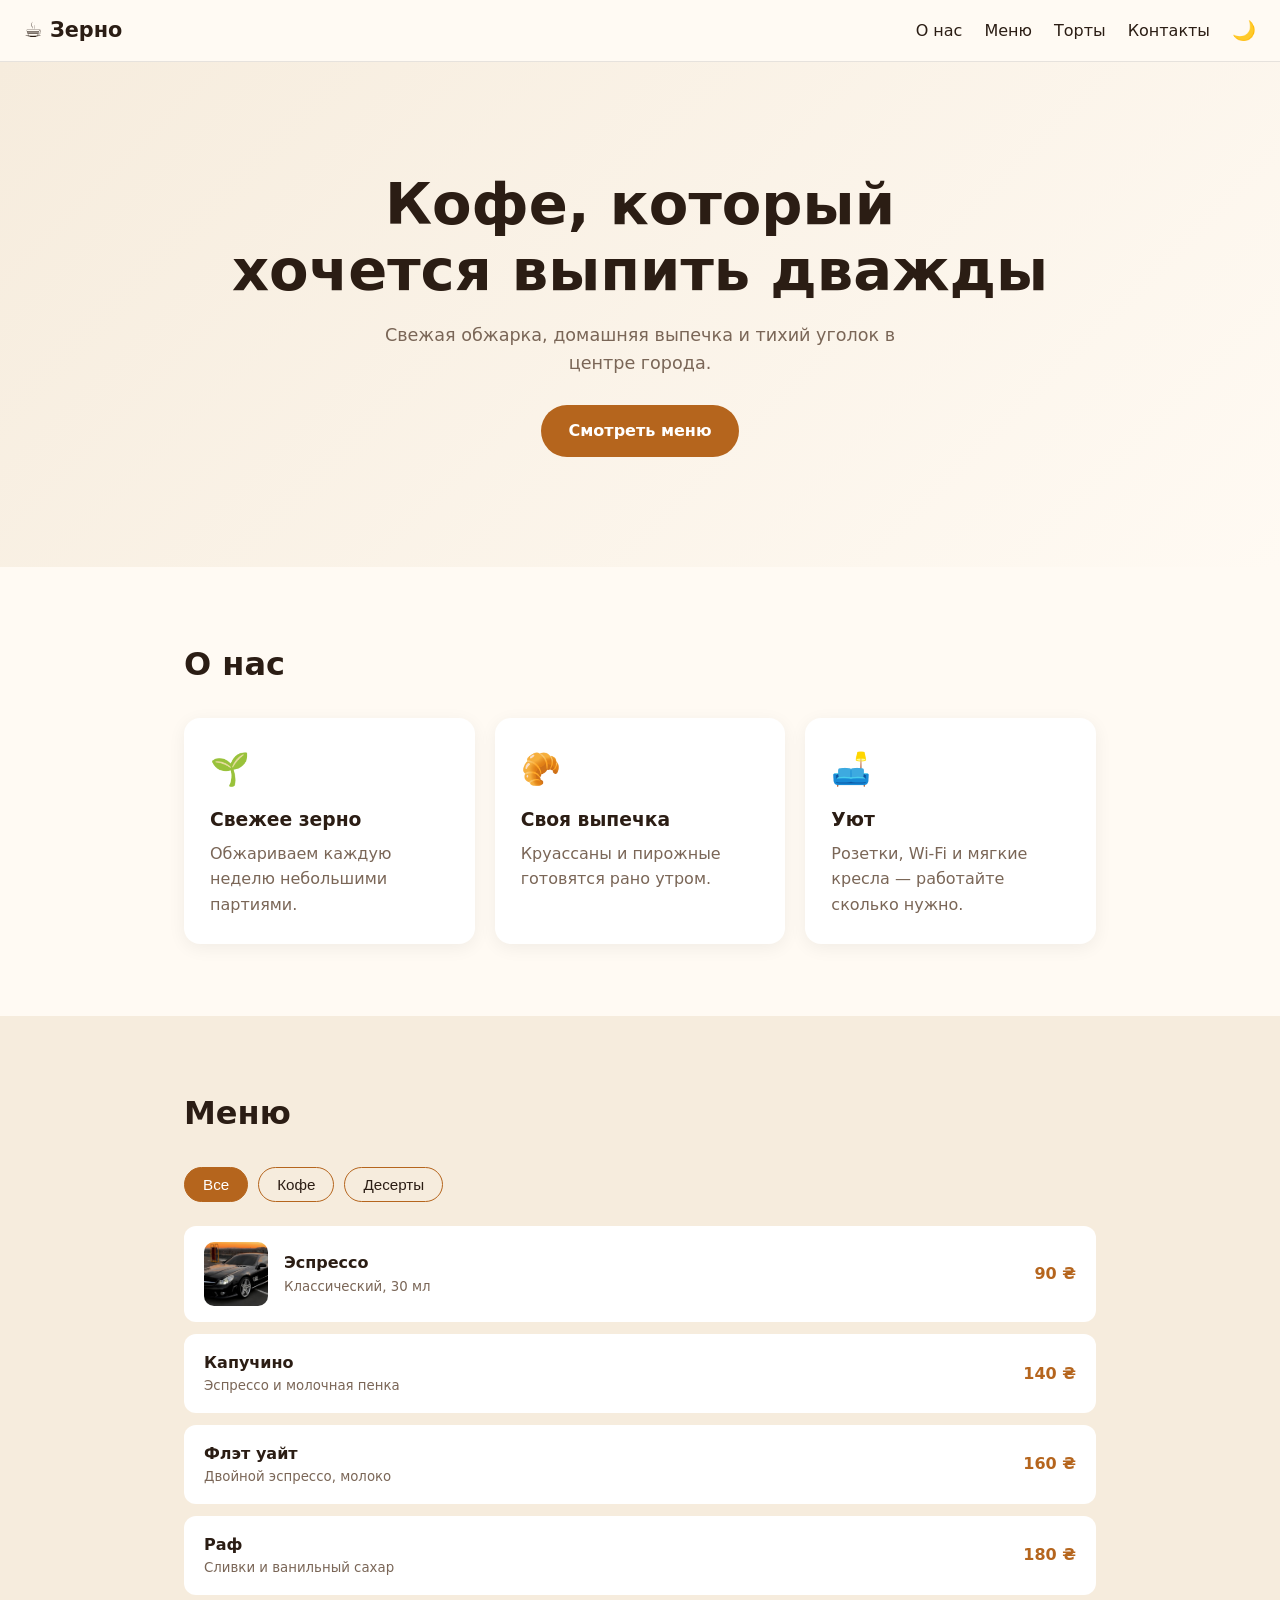
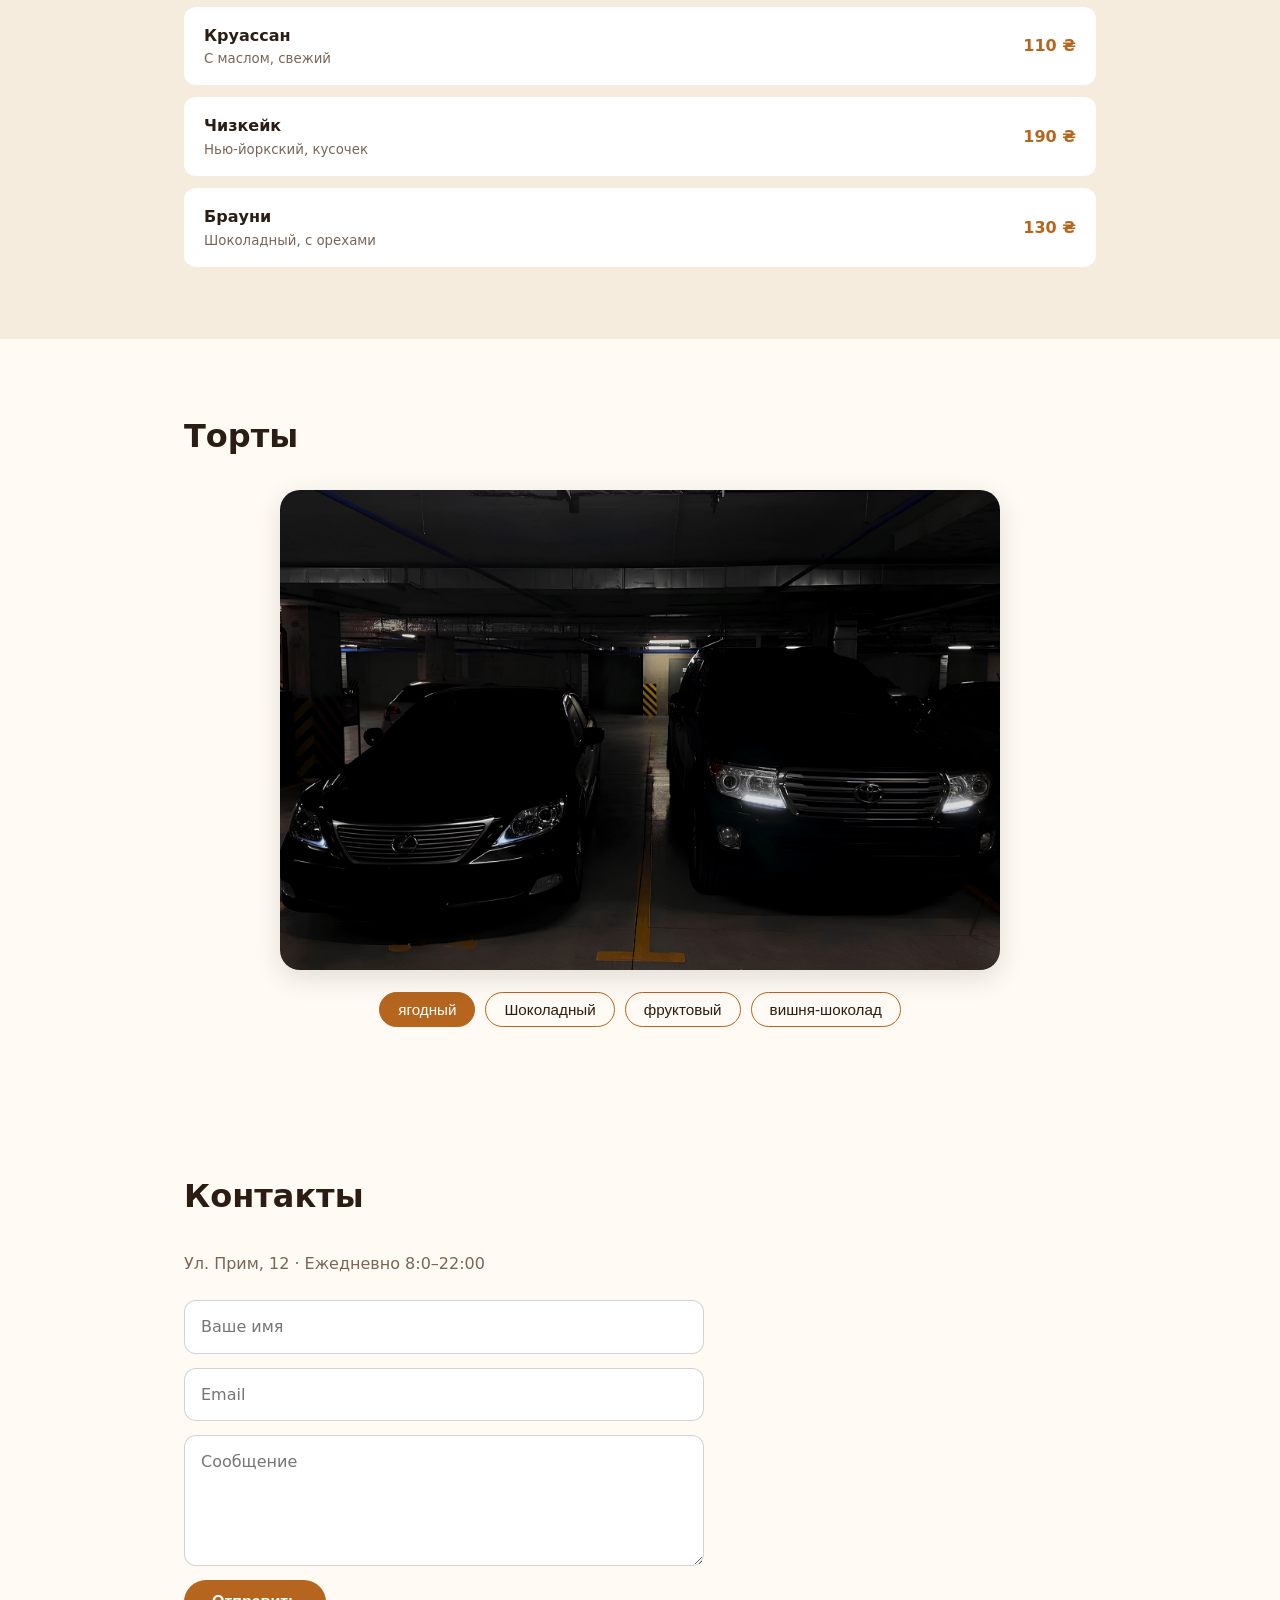
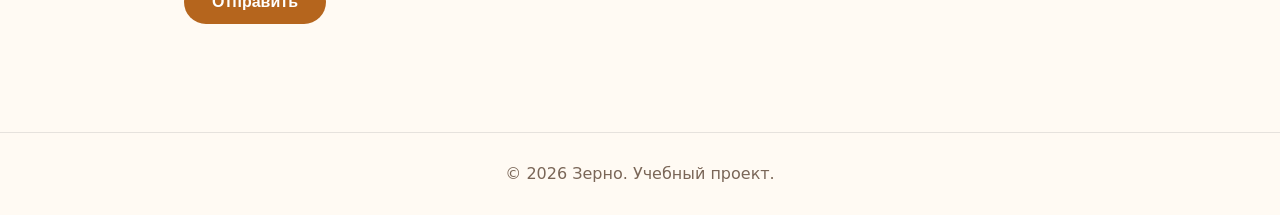
<file: index.html>
<!DOCTYPE html>
<html lang="ru">
<head>
  <meta charset="UTF-8">
  <meta name="viewport" content="width=device-width, initial-scale=1">
  <title>Зерно — кофейня для практики</title>
  <meta name="description" content="Учебный сайт вымышленной кофейни «Зерно». Меню, о нас, контакты.">
  <script>document.documentElement.classList.add("pending");</script>
  <link rel="stylesheet" href="style.css">
</head>
<body>

  <header class="header">
    <a href="#top" class="logo" data-t="brand">☕ Зерно</a>
    <button class="burger" id="burger" aria-label="Меню">☰</button>
    <nav class="nav" id="nav">
      <a href="#about" data-t="navAbout">О нас</a>
      <a href="#menu" data-t="navMenu">Меню</a>
      <a href="#cakes" id="navCakes" data-t="navCakes" hidden>Торты</a>
      <a href="#contact" data-t="navContact">Контакты</a>
      <button id="theme" class="theme" aria-label="Сменить тему">🌙</button>
    </nav>
  </header>

  <main id="top">
    <section class="hero" id="hero">
      <h1 id="heroTitle">Кофе, который<br>хочется выпить дважды</h1>
      <p id="heroText">Свежая обжарка, домашняя выпечка и тихий уголок в центре города.</p>
      <a href="#menu" class="btn" id="heroBtn">Смотреть меню</a>
    </section>

    <section id="about" class="section">
      <h2 id="aboutTitle">О нас</h2>
      <div class="cards" id="cards">
        <article class="card"><span>🌱</span><h3>Свежее зерно</h3><p>Обжариваем каждую неделю небольшими партиями.</p></article>
        <article class="card"><span>🥐</span><h3>Своя выпечка</h3><p>Круассаны и пирожные готовятся рано утром.</p></article>
        <article class="card"><span>🛋️</span><h3>Уют</h3><p>Розетки, Wi-Fi и мягкие кресла — работайте сколько нужно.</p></article>
      </div>
    </section>

    <section id="menu" class="section alt">
      <h2 id="menuTitle">Меню</h2>
      <div class="filters" id="filters"></div>
      <ul class="menu" id="menuList"></ul>
    </section>

    <section id="cakes" class="section" hidden>
      <h2 id="cakesTitle">Торты</h2>
      <div class="cakes">
        <div class="cake-photo" id="cakePhoto">
          <img id="cakeImg" alt="" hidden>
          <div class="ph" id="cakePh">Фото скоро появится</div>
        </div>
        <div class="cake-tabs" id="cakeTabs" role="tablist"></div>
      </div>
    </section>

    <section id="contact" class="section">
      <h2 id="contactTitle">Контакты</h2>
      <p class="muted" id="contactText">Ул. Примерная, 12 · Ежедневно 8:00–22:00</p>
      <form id="form" class="form" novalidate>
        <input type="text" id="name" placeholder="Ваше имя" required>
        <input type="email" id="email" placeholder="Email" required>
        <textarea id="msg" rows="4" placeholder="Сообщение" required></textarea>
        <button class="btn" type="submit" id="formBtn">Отправить</button>
        <p id="status" class="status" role="status"></p>
      </form>
    </section>
  </main>

  <footer class="footer">
    <p>© <span id="year"></span> <span id="footerText">Зерно. Учебный проект.</span></p>
  </footer>

  <script src="script.js"></script>
</body>
</html>
</file>
<file: style.css>
:root {
  --bg: #fffaf3;
  --bg-alt: #f6ecdd;
  --text: #2b1d14;
  --muted: #7a6657;
  --accent: #b5651d;
  --accent-dark: #8c4a10;
  --card: #ffffff;
  --radius: 16px;
}
body.dark {
  --bg: #1a1310;
  --bg-alt: #241a15;
  --text: #f3e7da;
  --muted: #b9a594;
  --accent: #e0914a;
  --accent-dark: #f0a965;
  --card: #2d211b;
}

* { box-sizing: border-box; margin: 0; padding: 0; }
html { scroll-behavior: smooth; }
body {
  font-family: system-ui, -apple-system, "Segoe UI", Roboto, sans-serif;
  background: var(--bg);
  color: var(--text);
  line-height: 1.6;
  transition: background .3s, color .3s, opacity .25s;
}
a { color: inherit; text-decoration: none; }

.header {
  position: sticky; top: 0; z-index: 10;
  display: flex; align-items: center; justify-content: space-between;
  padding: 14px 24px;
  background: var(--bg);
  border-bottom: 1px solid rgba(128,128,128,.2);
}
.logo { font-weight: 700; font-size: 1.3rem; }
.nav { display: flex; gap: 22px; align-items: center; }
.nav a:hover { color: var(--accent); }
.theme, .burger {
  background: none; border: none; font-size: 1.2rem; cursor: pointer; color: var(--text);
}
.burger { display: none; }

.hero {
  text-align: center;
  padding: 110px 24px;
  background: linear-gradient(135deg, var(--bg-alt), var(--bg));
}
.hero h1 { font-size: clamp(2rem, 6vw, 3.6rem); line-height: 1.15; margin-bottom: 16px; white-space: pre-line; }
.hero p { color: var(--muted); max-width: 520px; margin: 0 auto 28px; font-size: 1.1rem; }

.hero.has-photo {
  background: linear-gradient(rgba(0,0,0,.5), rgba(0,0,0,.5)), var(--hero-img) center / cover no-repeat;
  color: #fff;
}
.hero.has-photo p { color: rgba(255,255,255,.88); }

html.pending body { opacity: 0; }

.btn {
  display: inline-block; border: none; cursor: pointer;
  background: var(--accent); color: #fff;
  padding: 13px 28px; border-radius: 999px;
  font-size: 1rem; font-weight: 600;
  transition: transform .15s, background .2s;
}
.btn:hover { background: var(--accent-dark); transform: translateY(-2px); }

.section { max-width: 960px; margin: 0 auto; padding: 72px 24px; }
.section.alt { max-width: none; background: var(--bg-alt); }
.section.alt > * { max-width: 912px; margin-left: auto; margin-right: auto; }
.section h2 { font-size: 2rem; margin-bottom: 28px; }
.muted { color: var(--muted); margin-bottom: 24px; }

.cards { display: grid; grid-template-columns: repeat(auto-fit, minmax(240px, 1fr)); gap: 20px; }
.card {
  background: var(--card); padding: 26px; border-radius: var(--radius);
  box-shadow: 0 4px 18px rgba(0,0,0,.06);
}
.card { overflow: hidden; }
.card span { font-size: 2rem; }
.card-photo {
  display: block; width: calc(100% + 52px); margin: -26px -26px 18px;
  aspect-ratio: 4 / 3; object-fit: cover;
}
.card h3 { margin: 10px 0 6px; }
.card p { color: var(--muted); }

.filters { display: flex; gap: 10px; margin-bottom: 24px; flex-wrap: wrap; }
.chip {
  border: 1px solid var(--accent); background: transparent; color: var(--text);
  padding: 8px 18px; border-radius: 999px; cursor: pointer; font-size: .95rem;
}
.chip.active { background: var(--accent); color: #fff; }

.menu { list-style: none; display: grid; gap: 12px; }
.menu li {
  display: flex; justify-content: space-between; gap: 16px;
  background: var(--card); padding: 16px 20px; border-radius: 12px;
}
.menu li { align-items: center; }
.menu .info { flex: 1; }
.menu small { display: block; color: var(--muted); }
.thumb { width: 64px; height: 64px; object-fit: cover; border-radius: 10px; flex: none; }
.price { font-weight: 700; color: var(--accent); white-space: nowrap; }

.cakes { display: grid; gap: 22px; justify-items: center; }
.cake-photo {
  position: relative; width: 100%; max-width: 720px; aspect-ratio: 3 / 2;
  border-radius: 20px; overflow: hidden; background: var(--bg-alt);
  box-shadow: 0 8px 28px rgba(0,0,0,.12);
}
.cake-photo img { display: block; width: 100%; height: 100%; object-fit: cover; transition: opacity .25s; }
.cake-photo img.fade { opacity: 0; }
.cake-photo .ph { position: absolute; inset: 0; display: grid; place-items: center; padding: 16px; text-align: center; color: var(--muted); }
.cake-photo .ph[hidden], .cake-photo img[hidden] { display: none; }
.cake-tabs { display: flex; flex-wrap: wrap; gap: 10px; justify-content: center; }

.form { display: grid; gap: 14px; max-width: 520px; }
.form input, .form textarea {
  padding: 13px 16px; border-radius: 12px; font: inherit;
  border: 1px solid rgba(128,128,128,.35);
  background: var(--card); color: var(--text);
}
.form input:focus, .form textarea:focus { outline: 2px solid var(--accent); }
.form .btn { justify-self: start; }
.status { min-height: 1.4em; font-weight: 600; }
.status.ok { color: #2e8b57; }
.status.err { color: #c0392b; }

.footer { text-align: center; padding: 28px; color: var(--muted); border-top: 1px solid rgba(128,128,128,.2); }

@media (max-width: 640px) {
  .burger { display: block; }
  .nav {
    display: none; position: absolute; top: 100%; left: 0; right: 0;
    flex-direction: column; padding: 18px; background: var(--bg);
    border-bottom: 1px solid rgba(128,128,128,.2);
  }
  .nav.open { display: flex; }
  .hero { padding: 70px 20px; }
}
</file>
